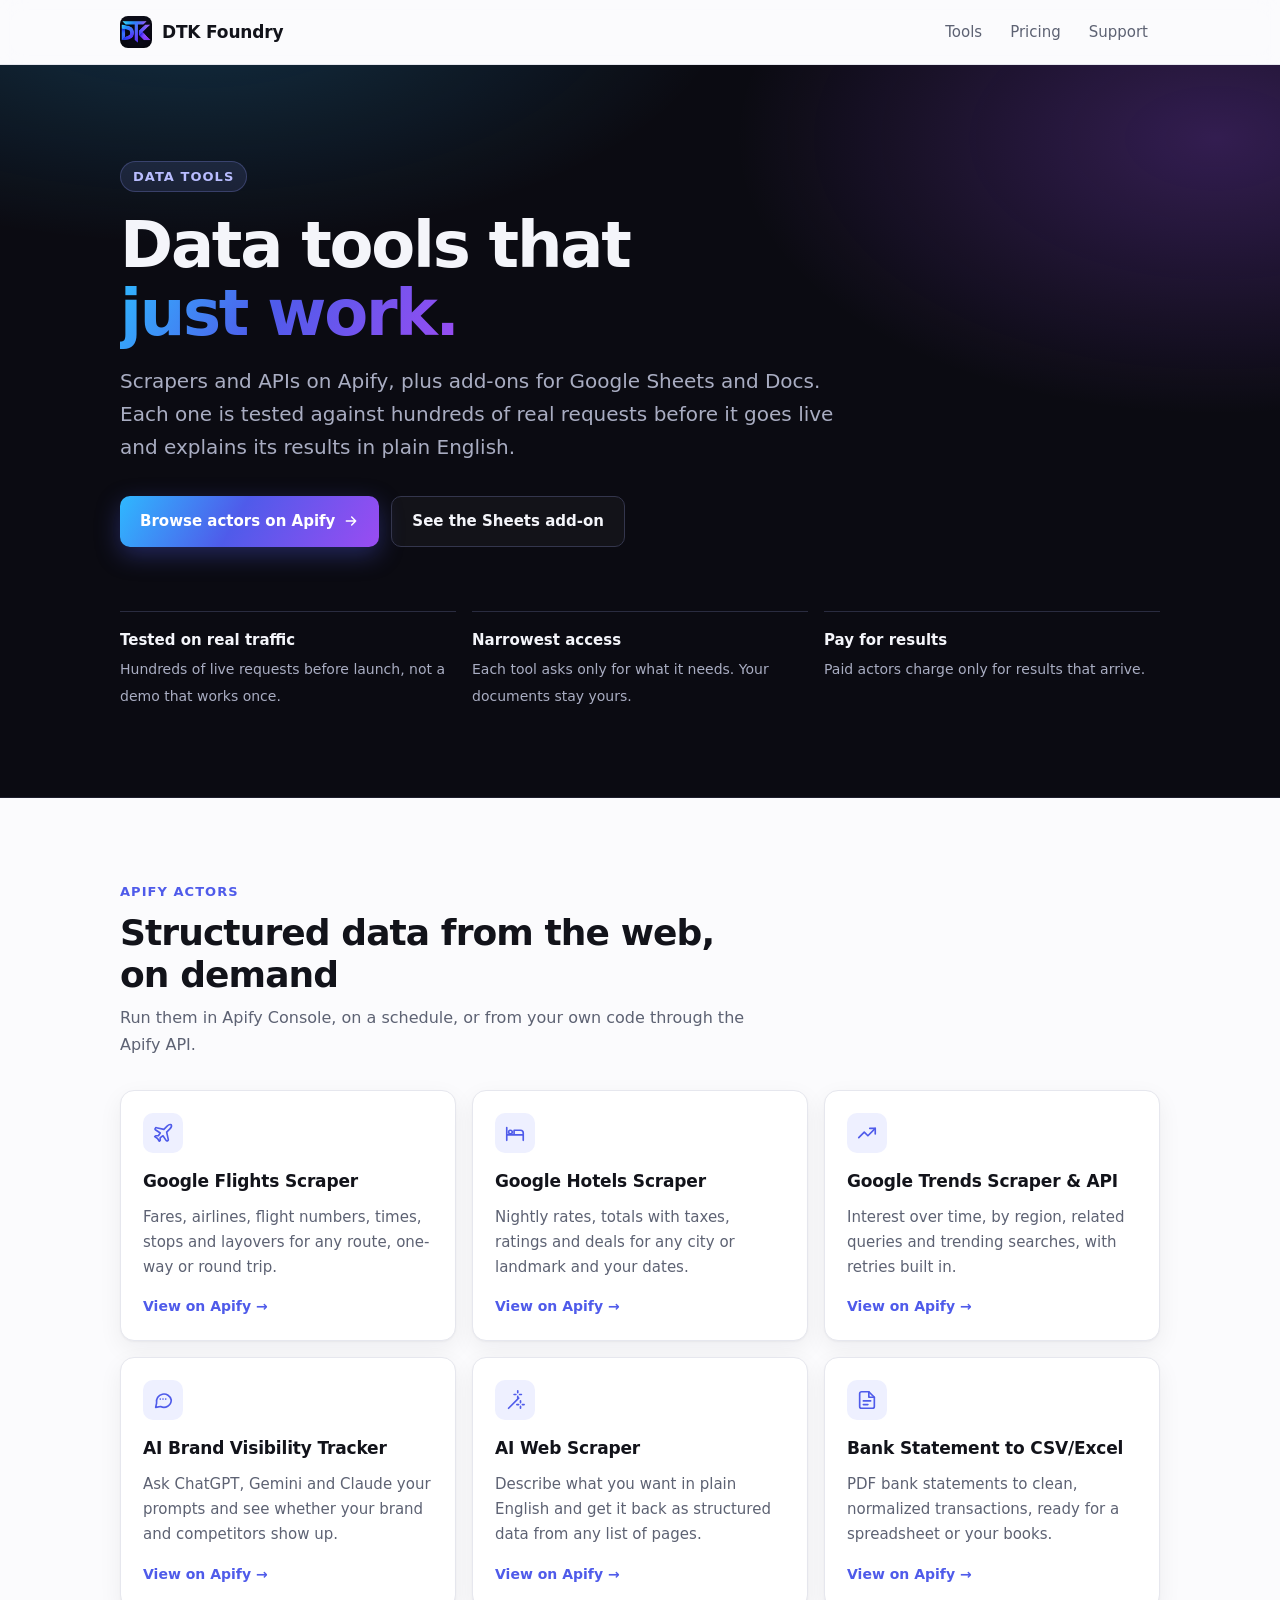
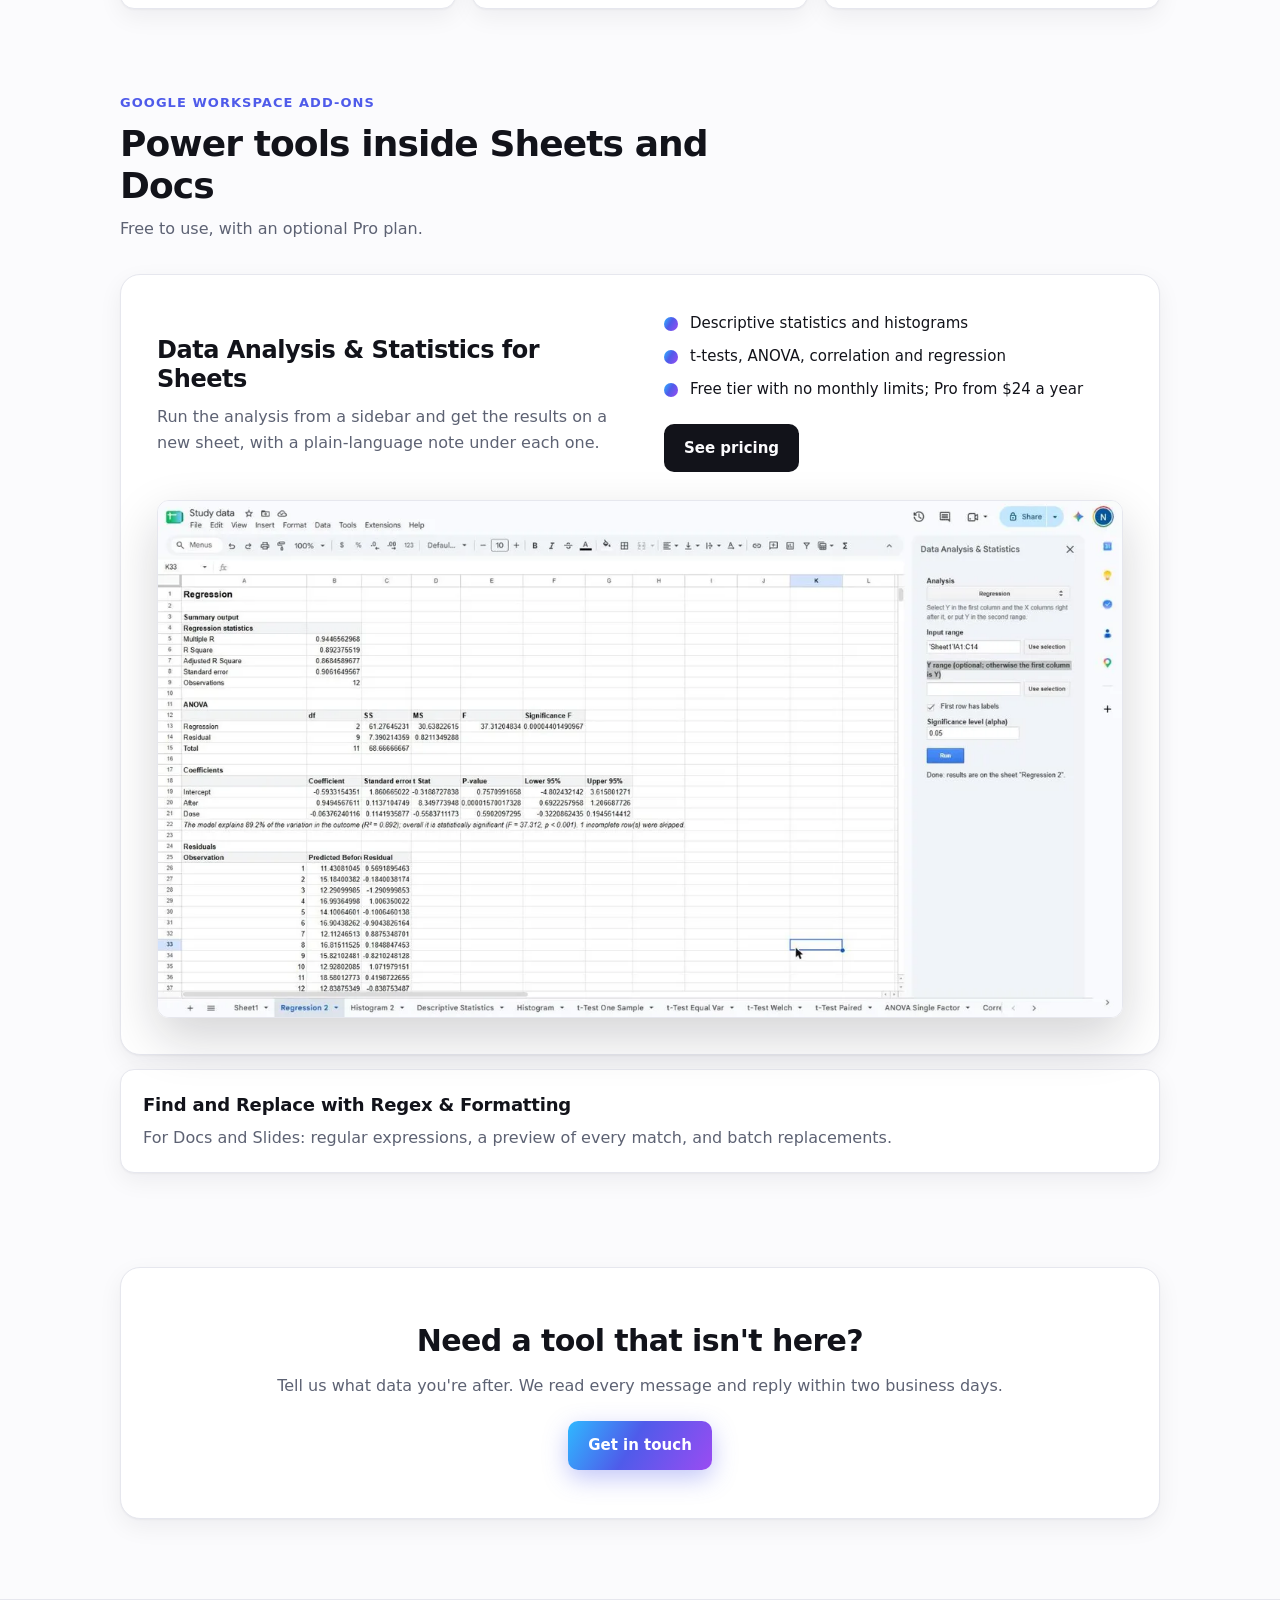
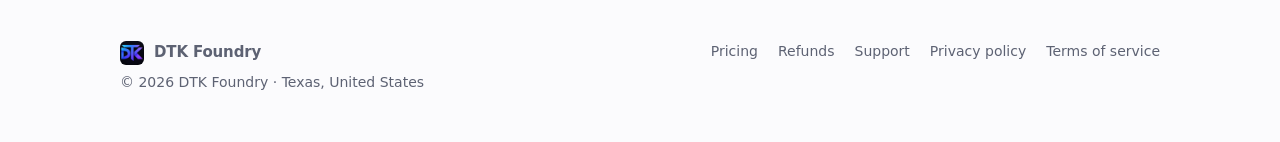
<file: index.html>
<!doctype html>
<html lang="en">
<head>
<meta charset="utf-8">
<meta name="viewport" content="width=device-width, initial-scale=1">
<title>DTK Foundry: dependable data tools for the web and Google Sheets</title>
<meta name="description" content="DTK Foundry builds dependable data tools: Apify actors for Google Flights, Hotels, Trends, AI answer tracking and bank statements, and add-ons for Google Sheets and Docs.">
<meta name="theme-color" content="#0b0b12">
<link rel="canonical" href="https://dtkfoundry.com/">
<link rel="icon" type="image/png" href="favicon-32.png">
<link rel="apple-touch-icon" href="apple-touch-icon.png">
<link rel="stylesheet" href="style.css">
</head>
<body>
<header class="site-header">
  <div class="wrap">
    <a class="brand" href="./"><img src="img/logo-mark.png" alt="" width="32" height="32"><span>DTK Foundry</span></a>
    <nav class="site-nav"><a href="./#tools">Tools</a><a href="pricing.html">Pricing</a><a href="support.html">Support</a></nav>
  </div>
</header>

<section class="hero">
  <div class="wrap">
    <span class="eyebrow">Data tools</span>
    <h1>Data tools that <span class="grad-text">just work.</span></h1>
    <p class="lead">Scrapers and APIs on Apify, plus add-ons for Google Sheets and Docs. Each one is tested against
    hundreds of real requests before it goes live and explains its results in plain English.</p>
    <div class="actions">
      <a class="btn btn-primary" href="https://apify.com/dtkfoundry">Browse actors on Apify
        <svg width="16" height="16" viewBox="0 0 24 24" fill="none" stroke="currentColor" stroke-width="2.2" stroke-linecap="round" stroke-linejoin="round" aria-hidden="true"><path d="M5 12h14M13 6l6 6-6 6"/></svg></a>
      <a class="btn btn-ghost" href="#addons">See the Sheets add-on</a>
    </div>
    <div class="pillars">
      <div class="pillar"><strong>Tested on real traffic</strong><span>Hundreds of live requests before launch, not a demo that works once.</span></div>
      <div class="pillar"><strong>Narrowest access</strong><span>Each tool asks only for what it needs. Your documents stay yours.</span></div>
      <div class="pillar"><strong>Pay for results</strong><span>Paid actors charge only for results that arrive.</span></div>
    </div>
  </div>
</section>

<main>
  <section class="section" id="tools">
    <div class="wrap">
      <div class="section-head">
        <span class="kicker">Apify actors</span>
        <h2>Structured data from the web, on demand</h2>
        <p>Run them in Apify Console, on a schedule, or from your own code through the Apify API.</p>
      </div>
      <div class="grid">
        <a class="tile" href="https://apify.com/dtkfoundry/google-flights-prices">
          <span class="icon"><svg viewBox="0 0 24 24" fill="none" stroke="currentColor" stroke-width="1.8" stroke-linecap="round" stroke-linejoin="round" aria-hidden="true"><path d="M17.8 19.2 16 11l3.5-3.5C21 6 21.5 4 21 3c-1-.5-3 0-4.5 1.5L13 8 4.8 6.2c-.5-.1-.9.1-1.1.5l-.3.5c-.2.5-.1 1 .3 1.3L9 12l-2 3H4l-1 1 3 2 2 3 1-1v-3l3-2 3.5 5.3c.3.4.8.5 1.3.3l.5-.2c.4-.3.6-.7.5-1.2z"/></svg></span>
          <h3>Google Flights Scraper</h3>
          <p>Fares, airlines, flight numbers, times, stops and layovers for any route, one-way or round trip.</p>
          <span class="more">View on Apify →</span>
        </a>
        <a class="tile" href="https://apify.com/dtkfoundry/google-hotels-prices">
          <span class="icon"><svg viewBox="0 0 24 24" fill="none" stroke="currentColor" stroke-width="1.8" stroke-linecap="round" stroke-linejoin="round" aria-hidden="true"><path d="M3 20V6M3 14h18v6M21 14v-2a3 3 0 0 0-3-3h-7v5"/><circle cx="7" cy="11" r="2"/></svg></span>
          <h3>Google Hotels Scraper</h3>
          <p>Nightly rates, totals with taxes, ratings and deals for any city or landmark and your dates.</p>
          <span class="more">View on Apify →</span>
        </a>
        <a class="tile" href="https://apify.com/dtkfoundry/google-trends-api">
          <span class="icon"><svg viewBox="0 0 24 24" fill="none" stroke="currentColor" stroke-width="1.8" stroke-linecap="round" stroke-linejoin="round" aria-hidden="true"><path d="M3 17l6-6 4 4 8-8"/><path d="M15 7h6v6"/></svg></span>
          <h3>Google Trends Scraper &amp; API</h3>
          <p>Interest over time, by region, related queries and trending searches, with retries built in.</p>
          <span class="more">View on Apify →</span>
        </a>
        <a class="tile" href="https://apify.com/dtkfoundry/ai-answer-engine-tracker">
          <span class="icon"><svg viewBox="0 0 24 24" fill="none" stroke="currentColor" stroke-width="1.8" stroke-linecap="round" stroke-linejoin="round" aria-hidden="true"><path d="M21 12a8 8 0 0 1-11.6 7.1L4 20l1-4.6A8 8 0 1 1 21 12z"/><path d="M9 11h.01M12 11h.01M15 11h.01"/></svg></span>
          <h3>AI Brand Visibility Tracker</h3>
          <p>Ask ChatGPT, Gemini and Claude your prompts and see whether your brand and competitors show up.</p>
          <span class="more">View on Apify →</span>
        </a>
        <a class="tile" href="https://apify.com/dtkfoundry/ai-page-extractor">
          <span class="icon"><svg viewBox="0 0 24 24" fill="none" stroke="currentColor" stroke-width="1.8" stroke-linecap="round" stroke-linejoin="round" aria-hidden="true"><path d="M15 4V2M15 10V8M11 6h2M17 6h2M5 21l11-11M18 13v2M18 19v2M16 17h-2M22 17h-2"/></svg></span>
          <h3>AI Web Scraper</h3>
          <p>Describe what you want in plain English and get it back as structured data from any list of pages.</p>
          <span class="more">View on Apify →</span>
        </a>
        <a class="tile" href="https://apify.com/dtkfoundry/bank-statement-converter">
          <span class="icon"><svg viewBox="0 0 24 24" fill="none" stroke="currentColor" stroke-width="1.8" stroke-linecap="round" stroke-linejoin="round" aria-hidden="true"><path d="M14 3H6a2 2 0 0 0-2 2v14a2 2 0 0 0 2 2h12a2 2 0 0 0 2-2V9z"/><path d="M14 3v6h6M8 13h8M8 17h5"/></svg></span>
          <h3>Bank Statement to CSV/Excel</h3>
          <p>PDF bank statements to clean, normalized transactions, ready for a spreadsheet or your books.</p>
          <span class="more">View on Apify →</span>
        </a>
      </div>
    </div>
  </section>

  <section class="section" id="addons">
    <div class="wrap">
      <div class="section-head">
        <span class="kicker">Google Workspace add-ons</span>
        <h2>Power tools inside Sheets and Docs</h2>
        <p>Free to use, with an optional Pro plan.</p>
      </div>
      <div class="feature">
        <div>
          <h3>Data Analysis &amp; Statistics for Sheets</h3>
          <p>Run the analysis from a sidebar and get the results on a new sheet, with a plain-language note under
          each one.</p>
        </div>
        <div>
          <ul>
            <li>Descriptive statistics and histograms</li>
            <li>t-tests, ANOVA, correlation and regression</li>
            <li>Free tier with no monthly limits; Pro from $24 a year</li>
          </ul>
          <div class="actions">
            <a class="btn btn-solid" href="pricing.html">See pricing</a>
          </div>
        </div>
        <div class="shot"><img src="img/stats-regression.webp" width="1280" height="684" loading="lazy"
          alt="Regression results in Google Sheets with the Data Analysis & Statistics sidebar open"></div>
      </div>
      <div class="mini card">
        <div>
          <h3>Find and Replace with Regex &amp; Formatting</h3>
          <p>For Docs and Slides: regular expressions, a preview of every match, and batch replacements.</p>
        </div>
      </div>
    </div>
  </section>

  <section class="section">
    <div class="wrap">
      <div class="cta">
        <h2>Need a tool that isn't here?</h2>
        <p>Tell us what data you're after. We read every message and reply within two business days.</p>
        <a class="btn btn-primary" href="support.html">Get in touch</a>
      </div>
    </div>
  </section>
</main>

<footer class="site-footer">
  <div class="wrap">
    <div>
      <a class="brand" href="./"><img src="img/logo-mark.png" alt="" width="24" height="24">DTK Foundry</a>
      <div>© 2026 DTK Foundry · Texas, United States</div>
    </div>
    <nav><a href="pricing.html">Pricing</a><a href="refunds.html">Refunds</a><a href="support.html">Support</a><a href="privacy.html">Privacy policy</a><a href="terms.html">Terms of service</a></nav>
  </div>
</footer>
</body>
</html>
</file>
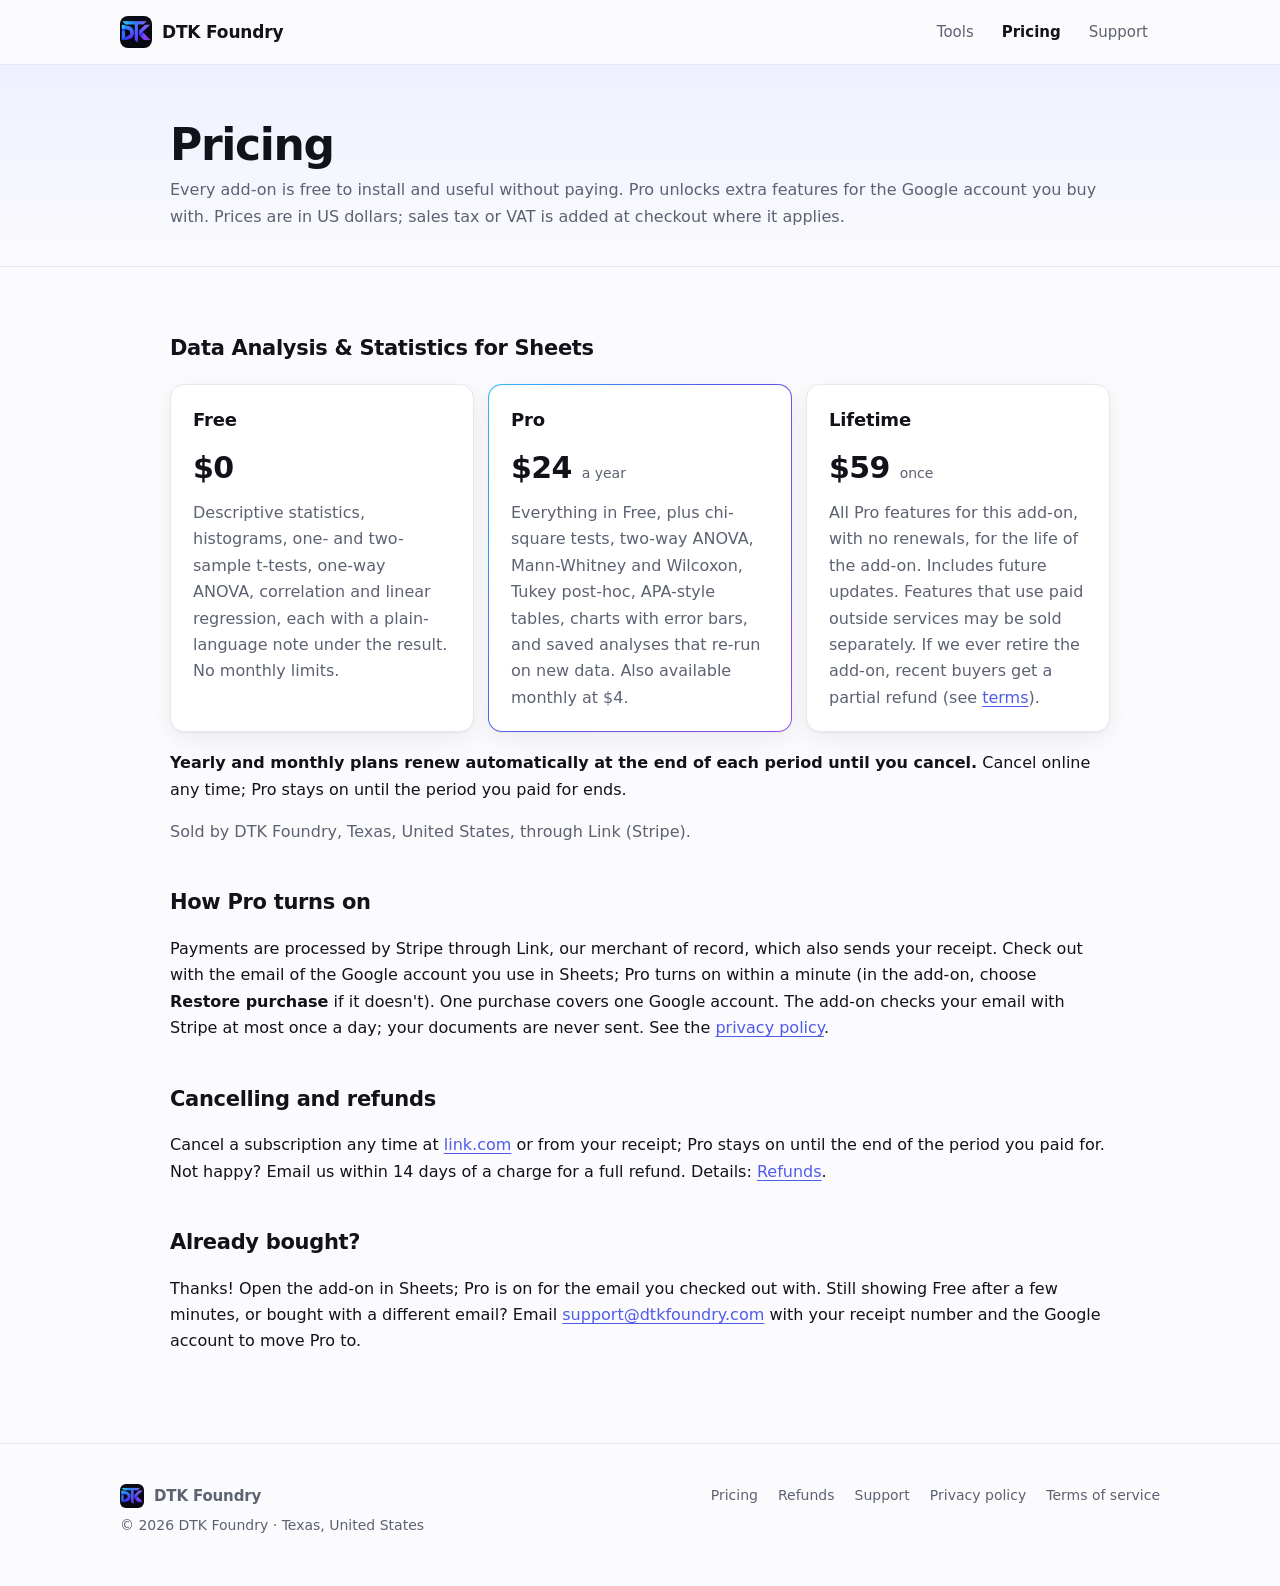
<file: pricing.html>
<!doctype html>
<html lang="en">
<head>
<meta charset="utf-8">
<meta name="viewport" content="width=device-width, initial-scale=1">
<title>Pricing | DTK Foundry</title>
<meta name="description" content="Pricing for DTK Foundry add-ons for Google Sheets and Docs: a free tier, a Pro plan billed yearly or monthly, and a one-time lifetime purchase.">
<link rel="canonical" href="https://dtkfoundry.com/pricing.html">
<meta name="theme-color" content="#0b0b12">
<link rel="icon" type="image/png" href="favicon-32.png">
<link rel="apple-touch-icon" href="apple-touch-icon.png">
<link rel="stylesheet" href="style.css">
</head>
<body>
<header class="site-header">
  <div class="wrap">
    <a class="brand" href="./"><img src="img/logo-mark.png" alt="" width="32" height="32"><span>DTK Foundry</span></a>
    <nav class="site-nav"><a href="./#tools">Tools</a><a href="pricing.html" aria-current="page">Pricing</a><a href="support.html">Support</a></nav>
  </div>
</header>
<section class="page-head wide">
  <div class="wrap">
    <h1>Pricing</h1>
    <p>Every add-on is free to install and useful without paying. Pro unlocks extra features for the
  Google account you buy with. Prices are in US dollars; sales tax or VAT is added at checkout where it applies.</p>
  </div>
</section>
<main class="prose wide">

  <h2>Data Analysis &amp; Statistics for Sheets</h2>
  <div class="plans">
  <div class="card">
    <h3>Free</h3>
    <div class="price">$0</div>
    <p>Descriptive statistics, histograms, one- and two-sample t-tests, one-way ANOVA, correlation and linear
    regression, each with a plain-language note under the result. No monthly limits.</p>
  </div>
  <div class="card featured">
    <h3>Pro</h3>
    <div class="price">$24 <small>a year</small></div>
    <p>Everything in Free, plus chi-square tests, two-way ANOVA, Mann-Whitney and Wilcoxon, Tukey post-hoc,
    APA-style tables, charts with error bars, and saved analyses that re-run on new data.
    Also available monthly at $4.</p>
  </div>
  <div class="card">
    <h3>Lifetime</h3>
    <div class="price">$59 <small>once</small></div>
    <p>All Pro features for this add-on, with no renewals, for the life of the add-on. Includes future updates.
    Features that use paid outside services may be sold separately. If we ever retire the add-on, recent buyers get a
    partial refund (see <a href="terms.html#lifetime">terms</a>).</p>
  </div>
  </div>
  <p><strong>Yearly and monthly plans renew automatically at the end of each period until you cancel.</strong>
  Cancel online any time; Pro stays on until the period you paid for ends.</p>
  <p class="muted">Sold by DTK
  Foundry, Texas, United States, through Link (Stripe).</p>

  <h2>How Pro turns on</h2>
  <p>Payments are processed by Stripe through Link, our merchant of record, which also sends your receipt. Check out
  with the email of the Google account you use in Sheets; Pro turns on within a minute (in the add-on, choose
  <strong>Restore purchase</strong> if it doesn't). One purchase covers one Google account. The add-on checks your
  email with Stripe at most once a day; your documents are never sent. See the
  <a href="privacy.html">privacy policy</a>.</p>

  <h2>Cancelling and refunds</h2>
  <p>Cancel a subscription any time at <a href="https://link.com">link.com</a> or from your receipt; Pro stays on until the end of the period you paid
  for. Not happy? Email us within 14 days of a charge for a full refund. Details: <a href="refunds.html">Refunds</a>.</p>

  <h2 id="thanks">Already bought?</h2>
  <p>Thanks! Open the add-on in Sheets; Pro is on for the email you checked out with. Still showing Free after a few
  minutes, or bought with a different email? Email
  <a href="mailto:support@dtkfoundry.com?subject=Pro%20not%20on">support@dtkfoundry.com</a> with your receipt number
  and the Google account to move Pro to.</p>
</main>
<footer class="site-footer">
  <div class="wrap">
    <div>
      <a class="brand" href="./"><img src="img/logo-mark.png" alt="" width="24" height="24">DTK Foundry</a>
      <div>© 2026 DTK Foundry · Texas, United States</div>
    </div>
    <nav><a href="pricing.html">Pricing</a><a href="refunds.html">Refunds</a><a href="support.html">Support</a><a href="privacy.html">Privacy policy</a><a href="terms.html">Terms of service</a></nav>
  </div>
</footer>
</body>
</html>
</file>
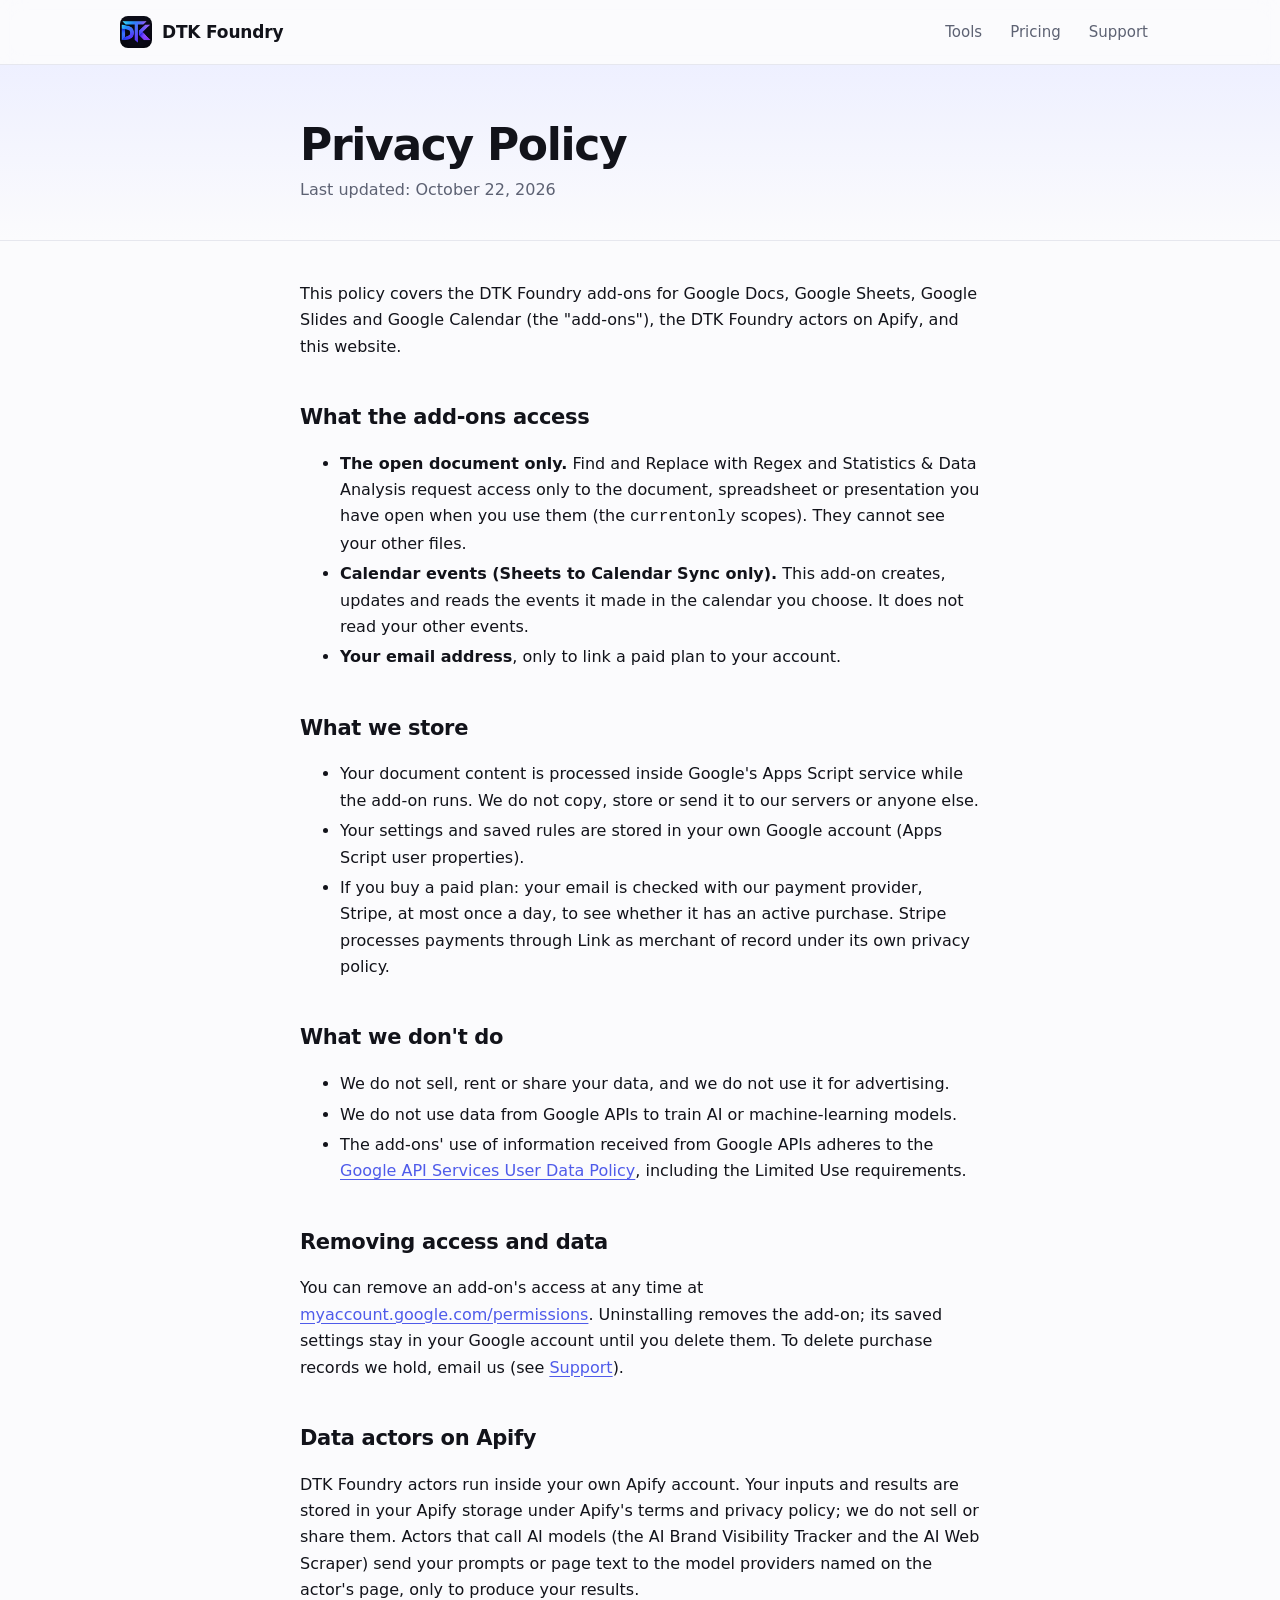
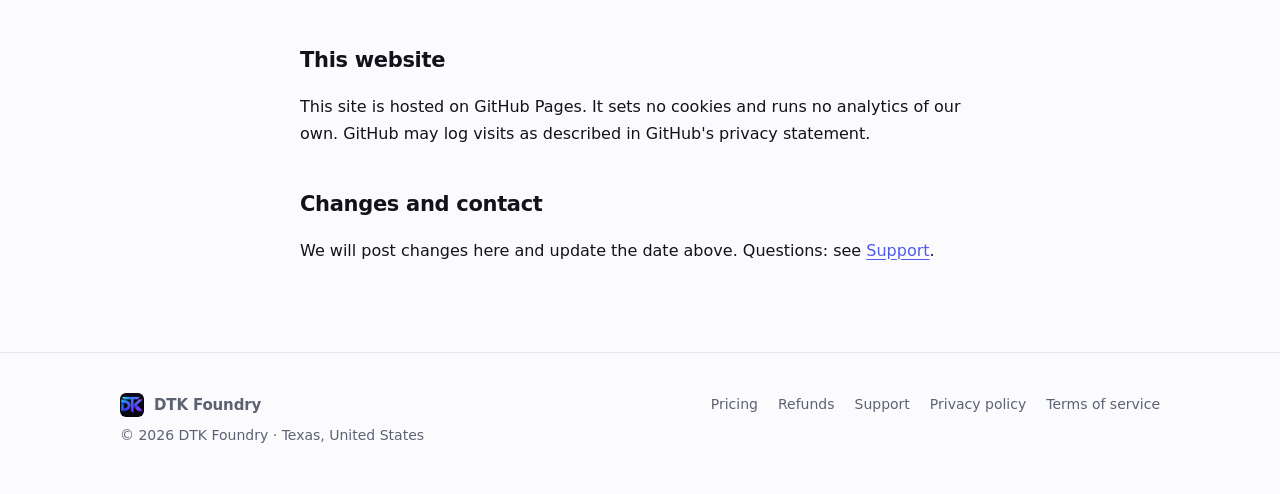
<file: privacy.html>
<!doctype html>
<html lang="en">
<head>
<meta charset="utf-8">
<meta name="viewport" content="width=device-width, initial-scale=1">
<title>Privacy Policy | DTK Foundry</title>
<meta name="description" content="How DTK Foundry data tools, Apify actors and Google Workspace add-ons, handle your data.">
<meta name="theme-color" content="#0b0b12">
<link rel="icon" type="image/png" href="favicon-32.png">
<link rel="apple-touch-icon" href="apple-touch-icon.png">
<link rel="stylesheet" href="style.css">
</head>
<body>
<header class="site-header">
  <div class="wrap">
    <a class="brand" href="./"><img src="img/logo-mark.png" alt="" width="32" height="32"><span>DTK Foundry</span></a>
    <nav class="site-nav"><a href="./#tools">Tools</a><a href="pricing.html">Pricing</a><a href="support.html">Support</a></nav>
  </div>
</header>
<section class="page-head">
  <div class="wrap">
    <h1>Privacy Policy</h1>
    <p>Last updated: October 22, 2026</p>
  </div>
</section>
<main class="prose">

  <p>This policy covers the DTK Foundry add-ons for Google Docs, Google Sheets, Google Slides and Google Calendar (the
  "add-ons"), the DTK Foundry actors on Apify, and this website.</p>

  <h2>What the add-ons access</h2>
  <ul>
    <li><strong>The open document only.</strong> Find and Replace with Regex and Statistics &amp; Data Analysis request
    access only to the document, spreadsheet or presentation you have open when you use them
    (the <code>currentonly</code> scopes). They cannot see your other files.</li>
    <li><strong>Calendar events (Sheets to Calendar Sync only).</strong> This add-on creates, updates and reads the
    events it made in the calendar you choose. It does not read your other events.</li>
    <li><strong>Your email address</strong>, only to link a paid plan to your account.</li>
  </ul>

  <h2>What we store</h2>
  <ul>
    <li>Your document content is processed inside Google's Apps Script service while the add-on runs. We do not copy,
    store or send it to our servers or anyone else.</li>
    <li>Your settings and saved rules are stored in your own Google account (Apps Script user properties).</li>
    <li>If you buy a paid plan: your email is checked with our payment provider, Stripe, at most once a day, to see
    whether it has an active purchase. Stripe processes payments through Link as merchant of record under its own
    privacy policy.</li>
  </ul>

  <h2>What we don't do</h2>
  <ul>
    <li>We do not sell, rent or share your data, and we do not use it for advertising.</li>
    <li>We do not use data from Google APIs to train AI or machine-learning models.</li>
    <li>The add-ons' use of information received from Google APIs adheres to the
    <a href="https://developers.google.com/terms/api-services-user-data-policy">Google API Services User Data
    Policy</a>, including the Limited Use requirements.</li>
  </ul>

  <h2>Removing access and data</h2>
  <p>You can remove an add-on's access at any time at
  <a href="https://myaccount.google.com/permissions">myaccount.google.com/permissions</a>. Uninstalling removes the
  add-on; its saved settings stay in your Google account until you delete them. To delete purchase records we hold,
  email us (see <a href="support.html">Support</a>).</p>

  <h2>Data actors on Apify</h2>
  <p>DTK Foundry actors run inside your own Apify account. Your inputs and results are stored in your Apify storage
  under Apify's terms and privacy policy; we do not sell or share them. Actors that call AI models (the AI Brand
  Visibility Tracker and the AI Web Scraper) send your prompts or page text to the model providers named on the
  actor's page, only to produce your results.</p>

  <h2>This website</h2>
  <p>This site is hosted on GitHub Pages. It sets no cookies and runs no analytics of our own. GitHub may log visits
  as described in GitHub's privacy statement.</p>

  <h2>Changes and contact</h2>
  <p>We will post changes here and update the date above. Questions: see <a href="support.html">Support</a>.</p>
</main>
<footer class="site-footer">
  <div class="wrap">
    <div>
      <a class="brand" href="./"><img src="img/logo-mark.png" alt="" width="24" height="24">DTK Foundry</a>
      <div>© 2026 DTK Foundry · Texas, United States</div>
    </div>
    <nav><a href="pricing.html">Pricing</a><a href="refunds.html">Refunds</a><a href="support.html">Support</a><a href="privacy.html">Privacy policy</a><a href="terms.html">Terms of service</a></nav>
  </div>
</footer>
</body>
</html>
</file>
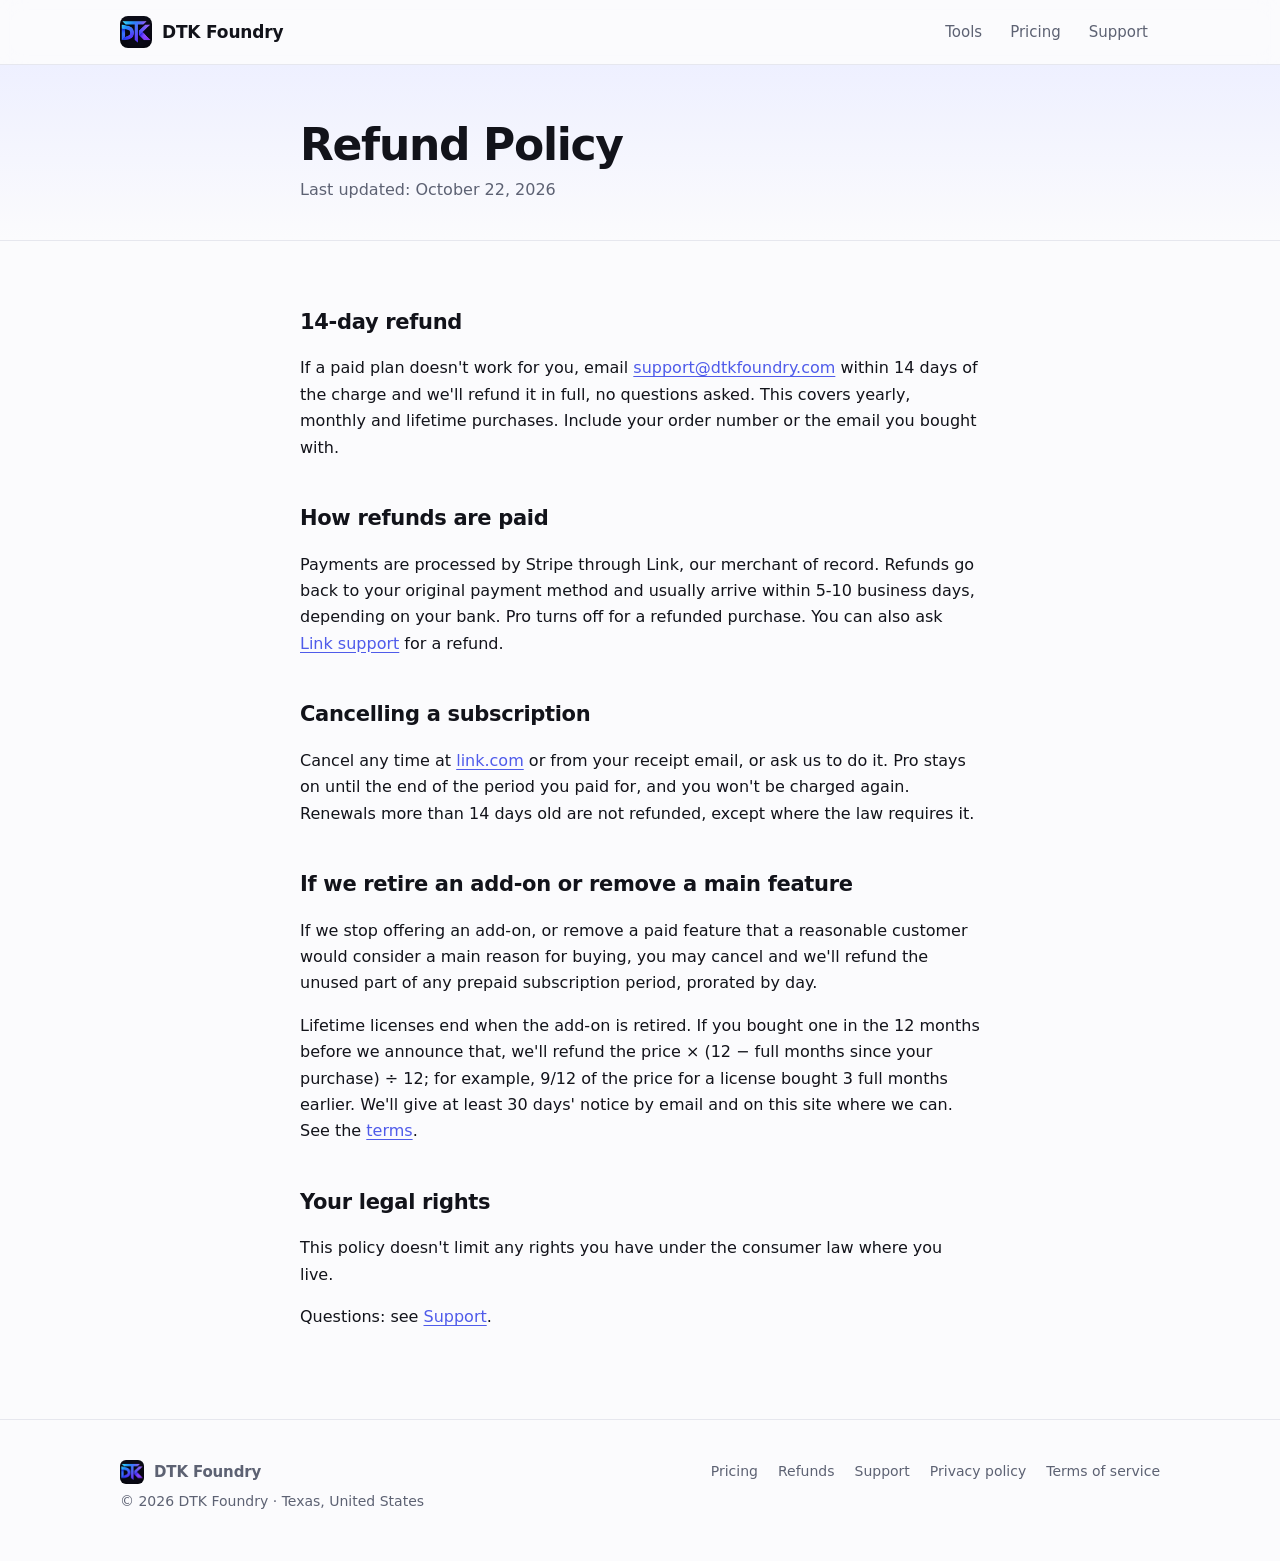
<file: refunds.html>
<!doctype html>
<html lang="en">
<head>
<meta charset="utf-8">
<meta name="viewport" content="width=device-width, initial-scale=1">
<title>Refund Policy | DTK Foundry</title>
<meta name="description" content="Refund and cancellation policy for DTK Foundry paid plans: full refund within 14 days, cancel any time.">
<link rel="canonical" href="https://dtkfoundry.com/refunds.html">
<meta name="theme-color" content="#0b0b12">
<link rel="icon" type="image/png" href="favicon-32.png">
<link rel="apple-touch-icon" href="apple-touch-icon.png">
<link rel="stylesheet" href="style.css">
</head>
<body>
<header class="site-header">
  <div class="wrap">
    <a class="brand" href="./"><img src="img/logo-mark.png" alt="" width="32" height="32"><span>DTK Foundry</span></a>
    <nav class="site-nav"><a href="./#tools">Tools</a><a href="pricing.html">Pricing</a><a href="support.html">Support</a></nav>
  </div>
</header>
<section class="page-head">
  <div class="wrap">
    <h1>Refund Policy</h1>
    <p>Last updated: October 22, 2026</p>
  </div>
</section>
<main class="prose">

  <h2>14-day refund</h2>
  <p>If a paid plan doesn't work for you, email
  <a href="mailto:support@dtkfoundry.com?subject=Refund%20request">support@dtkfoundry.com</a> within 14 days of the
  charge and we'll refund it in full, no questions asked. This covers yearly, monthly and lifetime purchases. Include
  your order number or the email you bought with.</p>

  <h2>How refunds are paid</h2>
  <p>Payments are processed by Stripe through Link, our merchant of record. Refunds go back to your original payment
  method and usually arrive within 5-10 business days, depending on your bank. Pro turns off for a refunded
  purchase. You can also ask <a href="https://support.link.com">Link support</a> for a refund.</p>

  <h2>Cancelling a subscription</h2>
  <p>Cancel any time at <a href="https://link.com">link.com</a> or from your receipt email, or ask us to do it. Pro stays on until the end of the period
  you paid for, and you won't be charged again. Renewals more than 14 days old are not refunded, except where the law
  requires it.</p>

  <h2>If we retire an add-on or remove a main feature</h2>
  <p>If we stop offering an add-on, or remove a paid feature that a reasonable customer would consider a main reason
  for buying, you may cancel and we'll refund the unused part of any prepaid subscription period, prorated by day.</p>
  <p>Lifetime licenses end when the add-on is retired. If you bought one in the 12 months before we announce that,
  we'll refund the price × (12 − full months since your purchase) ÷ 12; for example, 9/12 of the price for a license
  bought 3 full months earlier. We'll give at least 30 days' notice by email and on this site where we can. See the
  <a href="terms.html#lifetime">terms</a>.</p>

  <h2>Your legal rights</h2>
  <p>This policy doesn't limit any rights you have under the consumer law where you live.</p>

  <p>Questions: see <a href="support.html">Support</a>.</p>
</main>
<footer class="site-footer">
  <div class="wrap">
    <div>
      <a class="brand" href="./"><img src="img/logo-mark.png" alt="" width="24" height="24">DTK Foundry</a>
      <div>© 2026 DTK Foundry · Texas, United States</div>
    </div>
    <nav><a href="pricing.html">Pricing</a><a href="refunds.html">Refunds</a><a href="support.html">Support</a><a href="privacy.html">Privacy policy</a><a href="terms.html">Terms of service</a></nav>
  </div>
</footer>
</body>
</html>
</file>
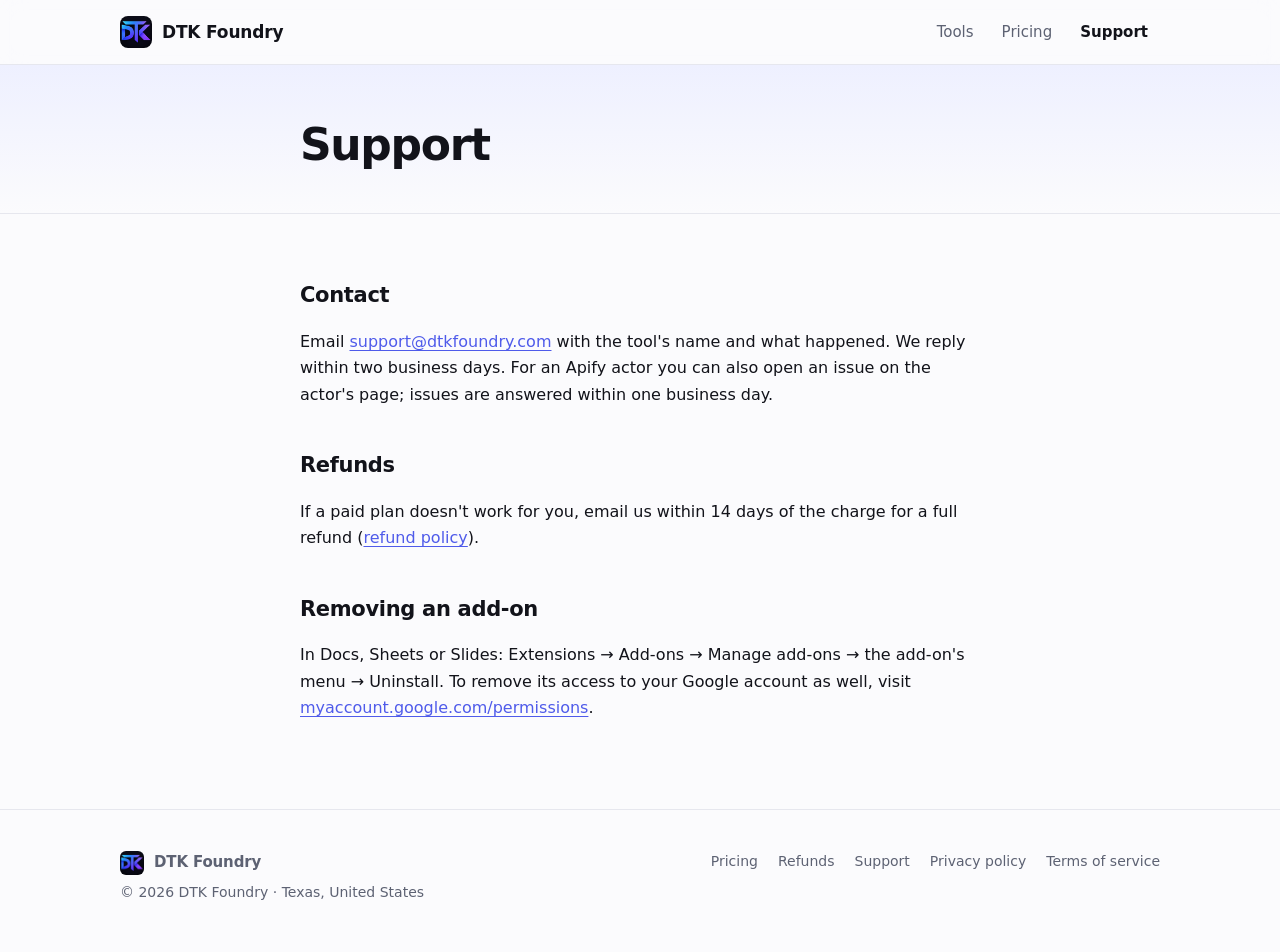
<file: support.html>
<!doctype html>
<html lang="en">
<head>
<meta charset="utf-8">
<meta name="viewport" content="width=device-width, initial-scale=1">
<title>Support | DTK Foundry</title>
<meta name="description" content="Help, contact and refunds for DTK Foundry data tools: Apify actors and add-ons for Google Sheets and Docs.">
<meta name="theme-color" content="#0b0b12">
<link rel="icon" type="image/png" href="favicon-32.png">
<link rel="apple-touch-icon" href="apple-touch-icon.png">
<link rel="stylesheet" href="style.css">
</head>
<body>
<header class="site-header">
  <div class="wrap">
    <a class="brand" href="./"><img src="img/logo-mark.png" alt="" width="32" height="32"><span>DTK Foundry</span></a>
    <nav class="site-nav"><a href="./#tools">Tools</a><a href="pricing.html">Pricing</a><a href="support.html" aria-current="page">Support</a></nav>
  </div>
</header>
<section class="page-head">
  <div class="wrap">
    <h1>Support</h1>
  </div>
</section>
<main class="prose">

  <h2>Contact</h2>
  <p>Email <a href="mailto:support@dtkfoundry.com?subject=DTK%20Foundry%20support">support@dtkfoundry.com</a> with the
  tool's name and what happened. We reply within two business days. For an Apify actor you can also open an issue
  on the actor's page; issues are answered within one business day.</p>

  <h2>Refunds</h2>
  <p>If a paid plan doesn't work for you, email us within 14 days of the charge for a full refund
  (<a href="refunds.html">refund policy</a>).</p>

  <h2>Removing an add-on</h2>
  <p>In Docs, Sheets or Slides: Extensions → Add-ons → Manage add-ons → the add-on's menu → Uninstall. To remove its
  access to your Google account as well, visit
  <a href="https://myaccount.google.com/permissions">myaccount.google.com/permissions</a>.</p>
</main>
<footer class="site-footer">
  <div class="wrap">
    <div>
      <a class="brand" href="./"><img src="img/logo-mark.png" alt="" width="24" height="24">DTK Foundry</a>
      <div>© 2026 DTK Foundry · Texas, United States</div>
    </div>
    <nav><a href="pricing.html">Pricing</a><a href="refunds.html">Refunds</a><a href="support.html">Support</a><a href="privacy.html">Privacy policy</a><a href="terms.html">Terms of service</a></nav>
  </div>
</footer>
</body>
</html>
</file>
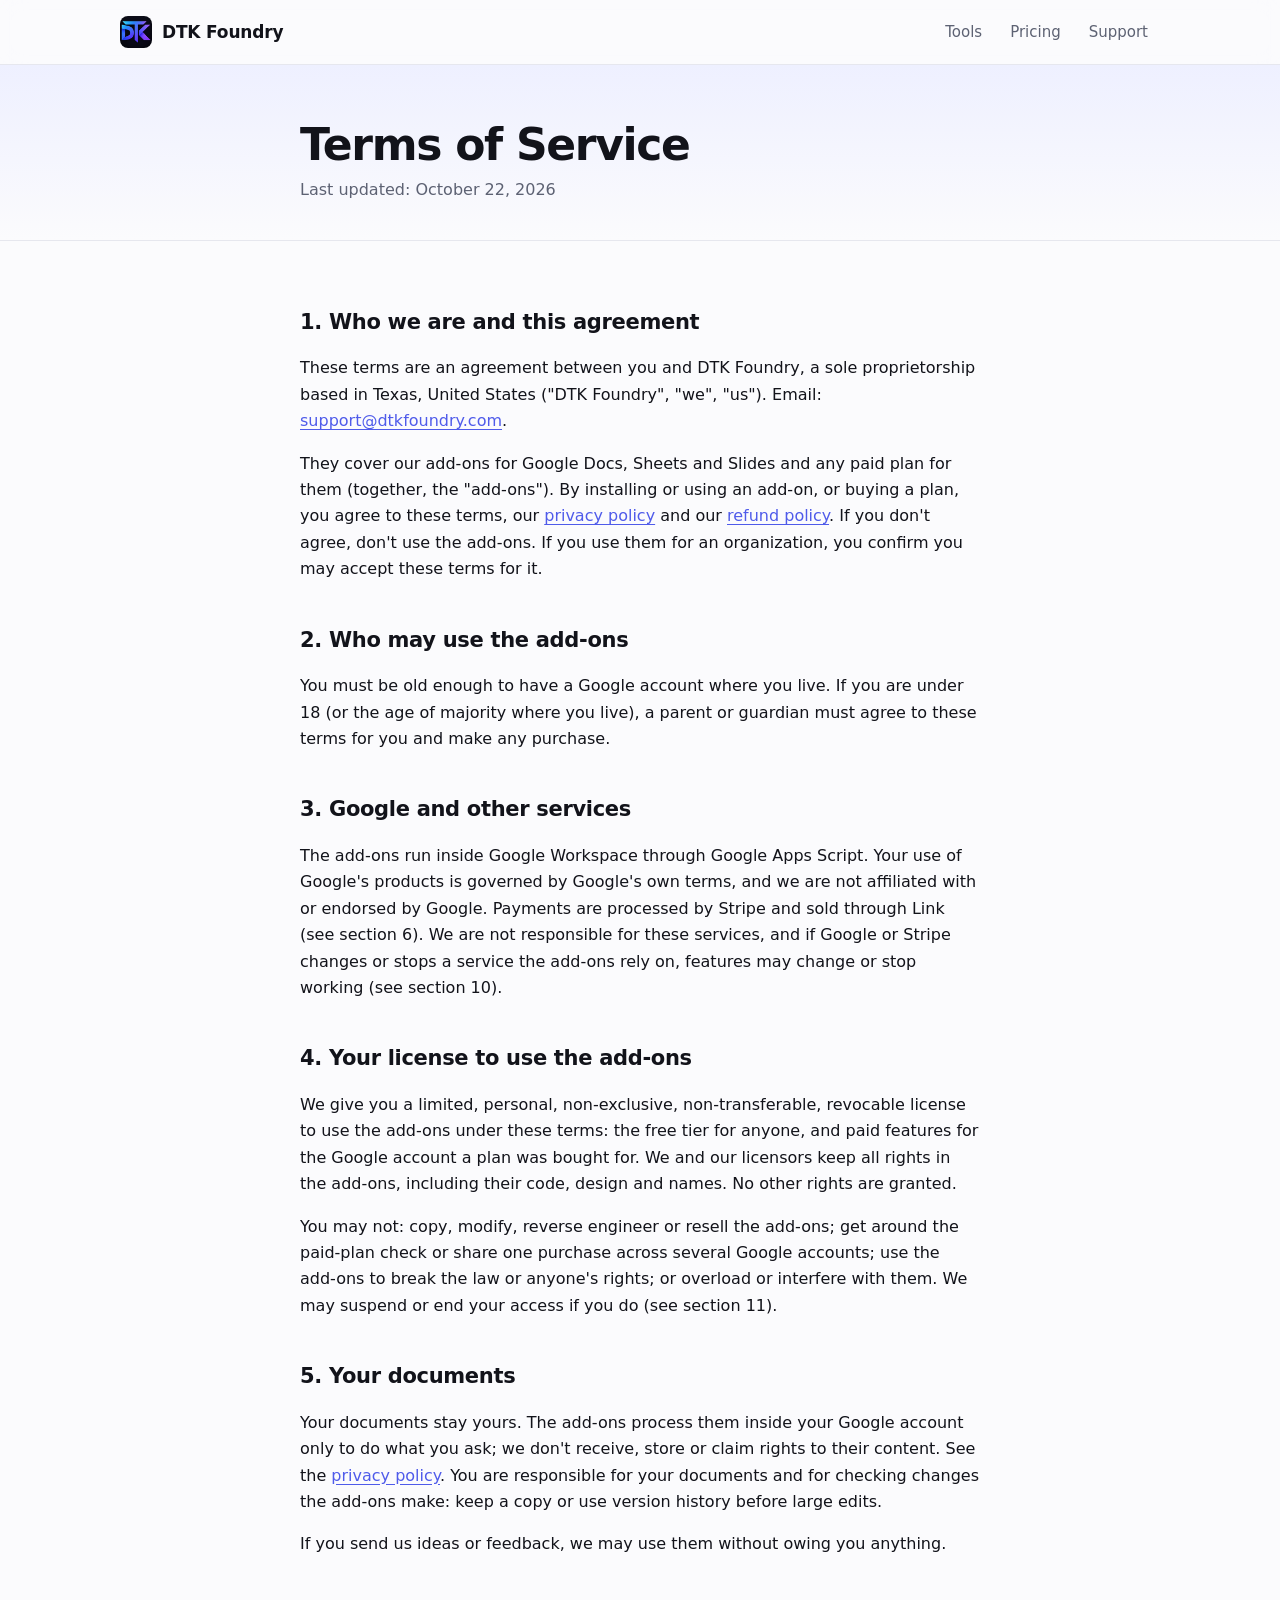
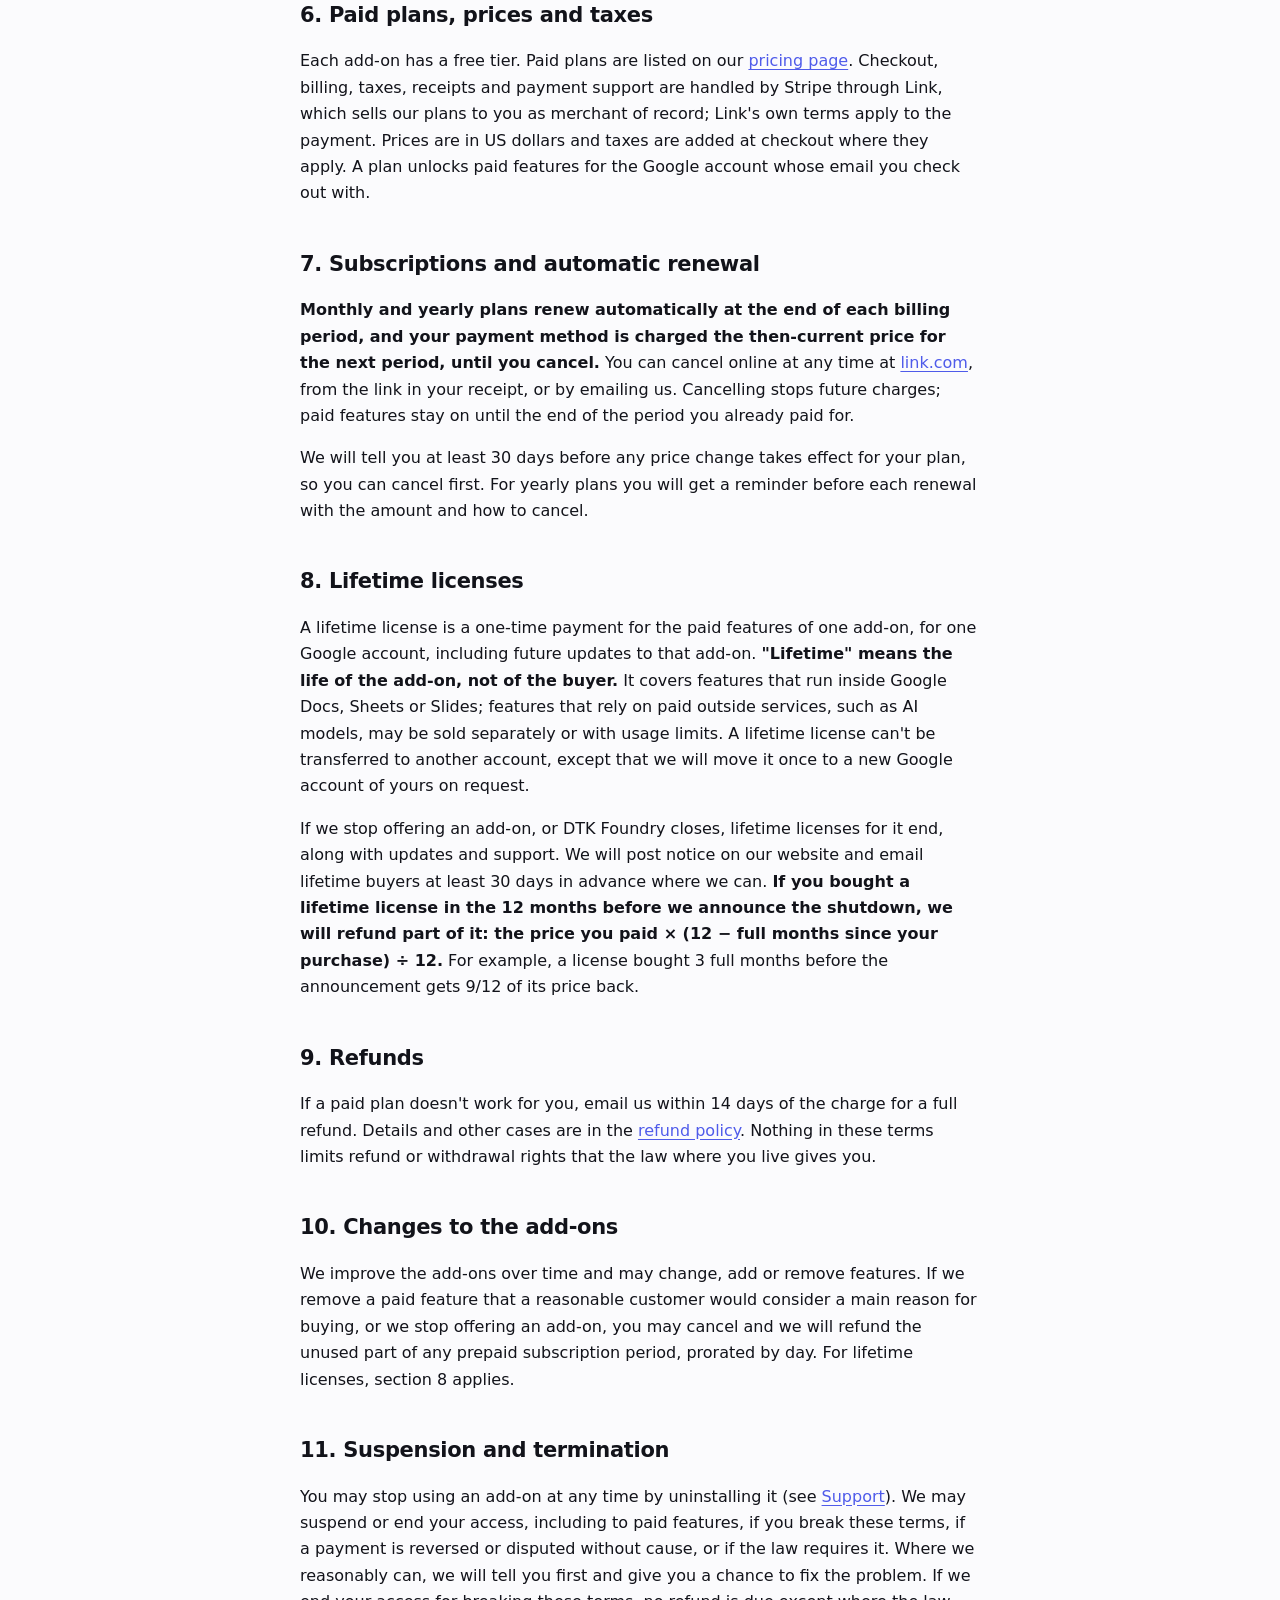
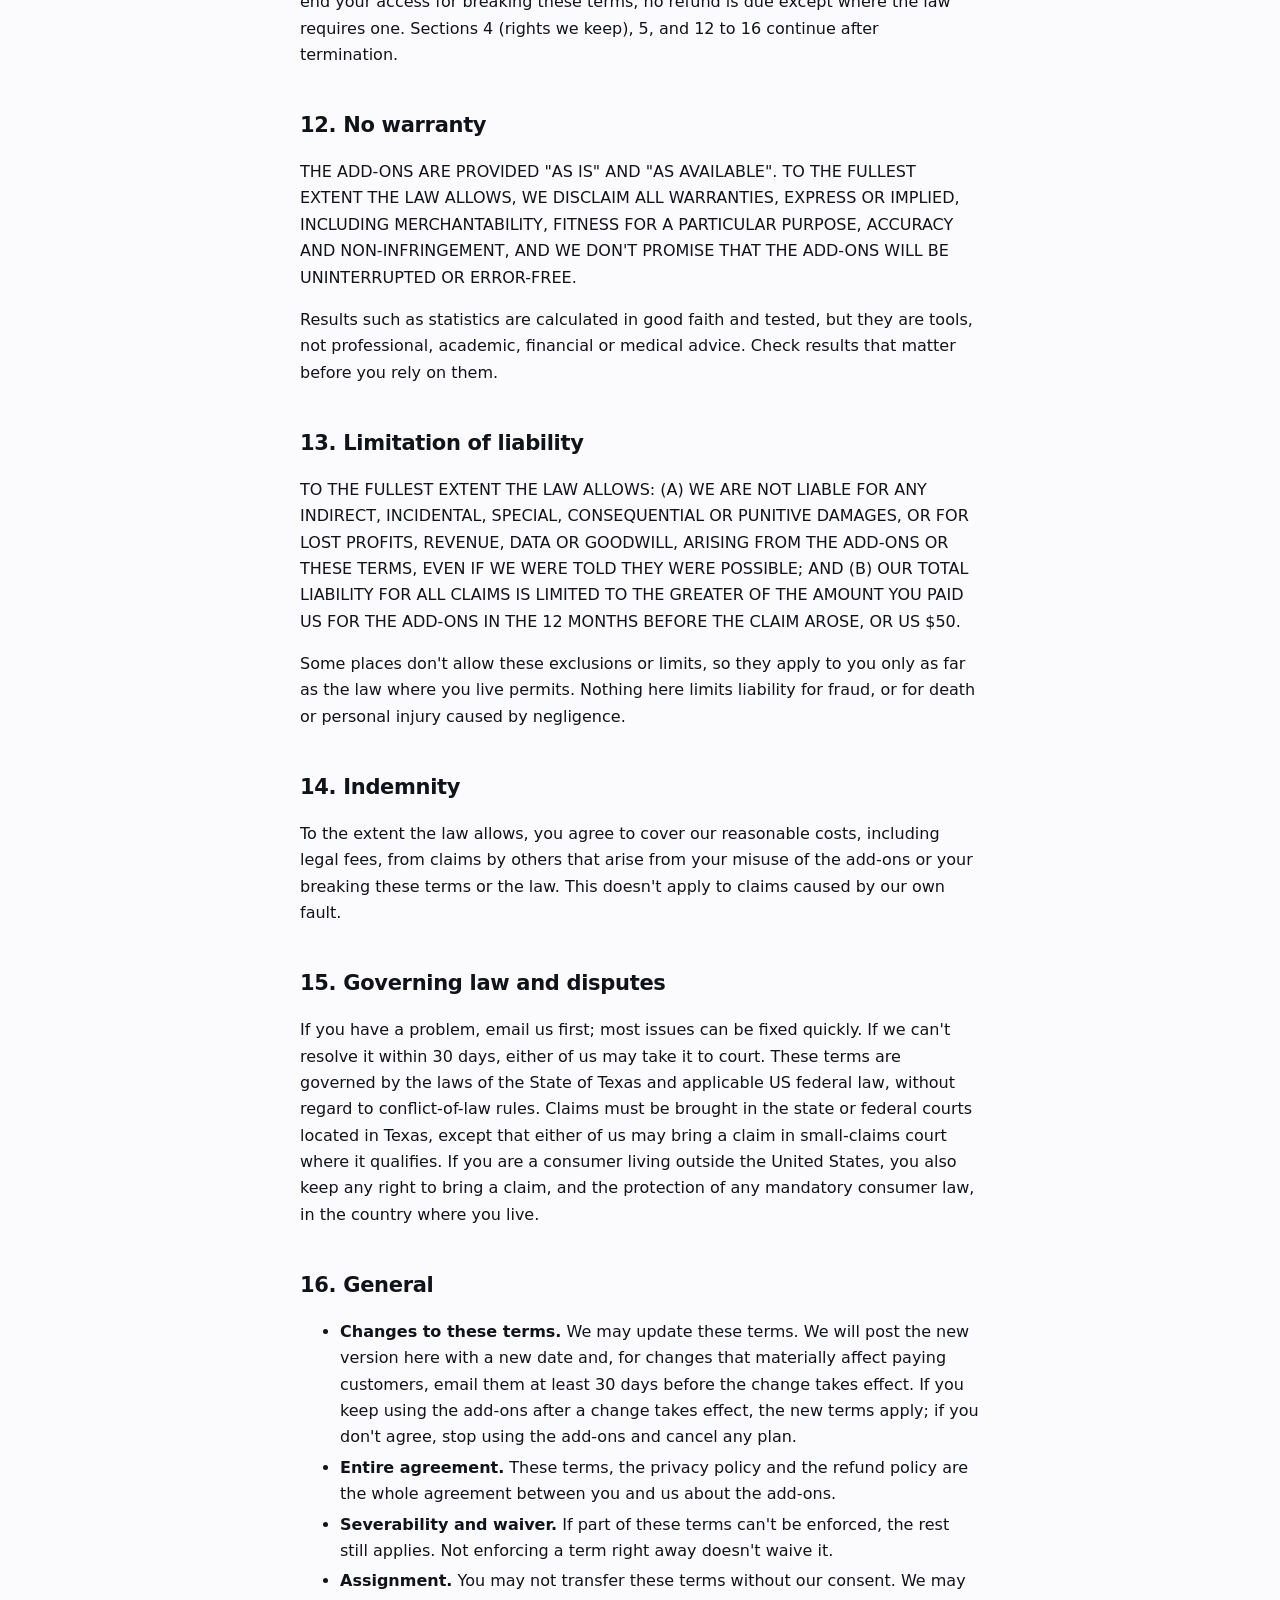
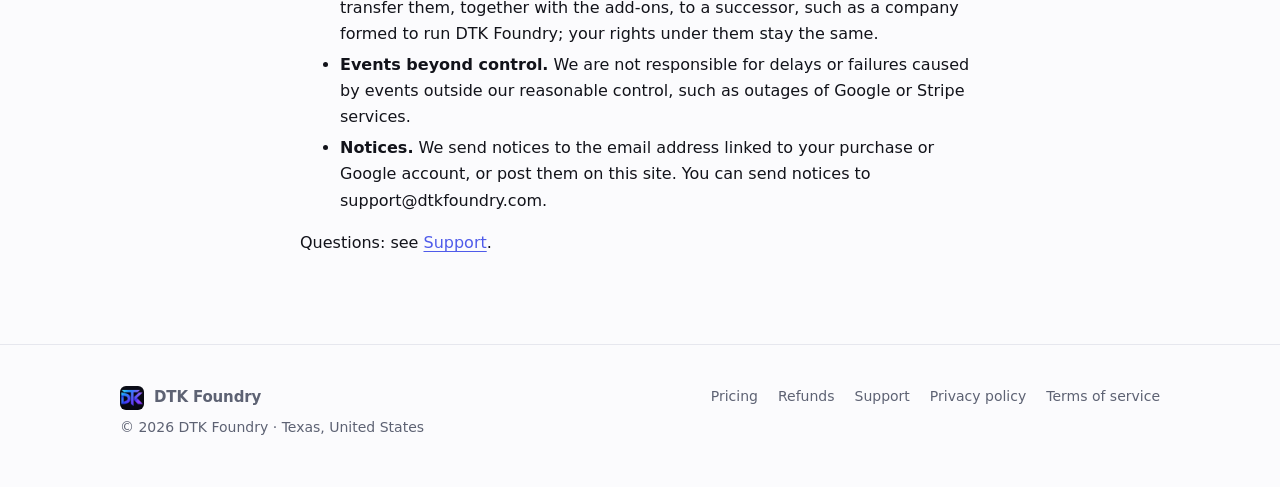
<file: terms.html>
<!doctype html>
<html lang="en">
<head>
<meta charset="utf-8">
<meta name="viewport" content="width=device-width, initial-scale=1">
<title>Terms of Service | DTK Foundry</title>
<meta name="description" content="Terms of service for DTK Foundry add-ons for Google Docs, Sheets and Slides: plans, renewals, lifetime licenses, refunds and liability.">
<link rel="canonical" href="https://dtkfoundry.com/terms.html">
<meta name="theme-color" content="#0b0b12">
<link rel="icon" type="image/png" href="favicon-32.png">
<link rel="apple-touch-icon" href="apple-touch-icon.png">
<link rel="stylesheet" href="style.css">
</head>
<body>
<header class="site-header">
  <div class="wrap">
    <a class="brand" href="./"><img src="img/logo-mark.png" alt="" width="32" height="32"><span>DTK Foundry</span></a>
    <nav class="site-nav"><a href="./#tools">Tools</a><a href="pricing.html">Pricing</a><a href="support.html">Support</a></nav>
  </div>
</header>
<section class="page-head">
  <div class="wrap">
    <h1>Terms of Service</h1>
    <p>Last updated: October 22, 2026</p>
  </div>
</section>
<main class="prose">

  <h2>1. Who we are and this agreement</h2>
  <p>These terms are an agreement between you and DTK Foundry, a sole proprietorship based in Texas, United States
  ("DTK Foundry", "we", "us"). Email:
  <a href="mailto:support@dtkfoundry.com">support@dtkfoundry.com</a>.</p>
  <p>They cover our add-ons for Google Docs, Sheets and Slides and any paid plan for them (together, the "add-ons").
  By installing or using an add-on, or buying a plan, you agree to these terms, our
  <a href="privacy.html">privacy policy</a> and our <a href="refunds.html">refund policy</a>. If you don't agree,
  don't use the add-ons. If you use them for an organization, you confirm you may accept these terms for it.</p>

  <h2>2. Who may use the add-ons</h2>
  <p>You must be old enough to have a Google account where you live. If you are under 18 (or the age of majority
  where you live), a parent or guardian must agree to these terms for you and make any purchase.</p>

  <h2>3. Google and other services</h2>
  <p>The add-ons run inside Google Workspace through Google Apps Script. Your use of Google's products is governed by
  Google's own terms, and we are not affiliated with or endorsed by Google. Payments are processed by Stripe and sold
  through Link (see section 6). We are not responsible for these services, and if Google or Stripe changes or stops a
  service the add-ons rely on, features may change or stop working (see section 10).</p>

  <h2>4. Your license to use the add-ons</h2>
  <p>We give you a limited, personal, non-exclusive, non-transferable, revocable license to use the add-ons under
  these terms: the free tier for anyone, and paid features for the Google account a plan was bought for. We and our
  licensors keep all rights in the add-ons, including their code, design and names. No other rights are granted.</p>
  <p>You may not: copy, modify, reverse engineer or resell the add-ons; get around the paid-plan check or share one
  purchase across several Google accounts; use the add-ons to break the law or anyone's rights; or overload or
  interfere with them. We may suspend or end your access if you do (see section 11).</p>

  <h2>5. Your documents</h2>
  <p>Your documents stay yours. The add-ons process them inside your Google account only to do what you ask; we don't
  receive, store or claim rights to their content. See the <a href="privacy.html">privacy policy</a>. You are
  responsible for your documents and for checking changes the add-ons make: keep a copy or use version history before
  large edits.</p>
  <p>If you send us ideas or feedback, we may use them without owing you anything.</p>

  <h2>6. Paid plans, prices and taxes</h2>
  <p>Each add-on has a free tier. Paid plans are listed on our <a href="pricing.html">pricing page</a>. Checkout,
  billing, taxes, receipts and payment support are handled by Stripe through Link, which sells our plans to you as
  merchant of record; Link's own terms apply to the payment. Prices are in US dollars and taxes are added at checkout
  where they apply. A plan unlocks paid features for the Google account whose email you check out with.</p>

  <h2>7. Subscriptions and automatic renewal</h2>
  <p><strong>Monthly and yearly plans renew automatically at the end of each billing period, and your payment method
  is charged the then-current price for the next period, until you cancel.</strong> You can cancel online at any time
  at <a href="https://link.com">link.com</a>, from the link in your receipt, or by emailing us. Cancelling stops
  future charges; paid features stay on until the end of the period you already paid for.</p>
  <p>We will tell you at least 30 days before any price change takes effect for your plan, so you can cancel first.
  For yearly plans you will get a reminder before each renewal with the amount and how to cancel.</p>

  <h2 id="lifetime">8. Lifetime licenses</h2>
  <p>A lifetime license is a one-time payment for the paid features of one add-on, for one Google account, including
  future updates to that add-on. <strong>"Lifetime" means the life of the add-on, not of the buyer.</strong> It covers
  features that run inside Google Docs, Sheets or Slides; features that rely on paid outside services, such as AI
  models, may be sold separately or with usage limits. A lifetime license can't be transferred to another account,
  except that we will move it once to a new Google account of yours on request.</p>
  <p>If we stop offering an add-on, or DTK Foundry closes, lifetime licenses for it end, along with updates and
  support. We will post notice on our website and email lifetime buyers at least 30 days in advance where we can.
  <strong>If you bought a lifetime license in the 12 months before we announce the shutdown, we will refund part of
  it: the price you paid × (12 − full months since your purchase) ÷ 12.</strong> For example, a license bought 3 full
  months before the announcement gets 9/12 of its price back.</p>

  <h2>9. Refunds</h2>
  <p>If a paid plan doesn't work for you, email us within 14 days of the charge for a full refund. Details and other
  cases are in the <a href="refunds.html">refund policy</a>. Nothing in these terms limits refund or withdrawal rights
  that the law where you live gives you.</p>

  <h2>10. Changes to the add-ons</h2>
  <p>We improve the add-ons over time and may change, add or remove features. If we remove a paid feature that a
  reasonable customer would consider a main reason for buying, or we stop offering an add-on, you may cancel and we
  will refund the unused part of any prepaid subscription period, prorated by day. For lifetime licenses, section 8
  applies.</p>

  <h2>11. Suspension and termination</h2>
  <p>You may stop using an add-on at any time by uninstalling it (see <a href="support.html">Support</a>). We may
  suspend or end your access, including to paid features, if you break these terms, if a payment is reversed or
  disputed without cause, or if the law requires it. Where we reasonably can, we will tell you first and give you a
  chance to fix the problem. If we end your access for breaking these terms, no refund is due except where the law
  requires one. Sections 4 (rights we keep), 5, and 12 to 16 continue after termination.</p>

  <h2>12. No warranty</h2>
  <p>THE ADD-ONS ARE PROVIDED "AS IS" AND "AS AVAILABLE". TO THE FULLEST EXTENT THE LAW ALLOWS, WE DISCLAIM ALL
  WARRANTIES, EXPRESS OR IMPLIED, INCLUDING MERCHANTABILITY, FITNESS FOR A PARTICULAR PURPOSE, ACCURACY AND
  NON-INFRINGEMENT, AND WE DON'T PROMISE THAT THE ADD-ONS WILL BE UNINTERRUPTED OR ERROR-FREE.</p>
  <p>Results such as statistics are calculated in good faith and tested, but they are tools, not professional,
  academic, financial or medical advice. Check results that matter before you rely on them.</p>

  <h2>13. Limitation of liability</h2>
  <p>TO THE FULLEST EXTENT THE LAW ALLOWS: (A) WE ARE NOT LIABLE FOR ANY INDIRECT, INCIDENTAL, SPECIAL,
  CONSEQUENTIAL OR PUNITIVE DAMAGES, OR FOR LOST PROFITS, REVENUE, DATA OR GOODWILL, ARISING FROM THE ADD-ONS OR THESE
  TERMS, EVEN IF WE WERE TOLD THEY WERE POSSIBLE; AND (B) OUR TOTAL LIABILITY FOR ALL CLAIMS IS LIMITED TO THE GREATER
  OF THE AMOUNT YOU PAID US FOR THE ADD-ONS IN THE 12 MONTHS BEFORE THE CLAIM AROSE, OR US $50.</p>
  <p>Some places don't allow these exclusions or limits, so they apply to you only as far as the law where you live
  permits. Nothing here limits liability for fraud, or for death or personal injury caused by negligence.</p>

  <h2>14. Indemnity</h2>
  <p>To the extent the law allows, you agree to cover our reasonable costs, including legal fees, from claims by
  others that arise from your misuse of the add-ons or your breaking these terms or the law. This doesn't apply to
  claims caused by our own fault.</p>

  <h2>15. Governing law and disputes</h2>
  <p>If you have a problem, email us first; most issues can be fixed quickly. If we can't resolve it within 30 days,
  either of us may take it to court. These terms are governed by the laws of the State of Texas and applicable US
  federal law, without regard to conflict-of-law rules. Claims must be brought in the state or federal courts located
  in Texas, except that either of us may bring a claim in small-claims court where it qualifies. If you are a
  consumer living outside the United States, you also keep any right to bring a claim, and the protection of any
  mandatory consumer law, in the country where you live.</p>

  <h2>16. General</h2>
  <ul>
    <li><strong>Changes to these terms.</strong> We may update these terms. We will post the new version here with a
    new date and, for changes that materially affect paying customers, email them at least 30 days before the change
    takes effect. If you keep using the add-ons after a change takes effect, the new terms apply; if you don't agree,
    stop using the add-ons and cancel any plan.</li>
    <li><strong>Entire agreement.</strong> These terms, the privacy policy and the refund policy are the whole
    agreement between you and us about the add-ons.</li>
    <li><strong>Severability and waiver.</strong> If part of these terms can't be enforced, the rest still applies.
    Not enforcing a term right away doesn't waive it.</li>
    <li><strong>Assignment.</strong> You may not transfer these terms without our consent. We may transfer them,
    together with the add-ons, to a successor, such as a company formed to run DTK Foundry; your rights under them
    stay the same.</li>
    <li><strong>Events beyond control.</strong> We are not responsible for delays or failures caused by events
    outside our reasonable control, such as outages of Google or Stripe services.</li>
    <li><strong>Notices.</strong> We send notices to the email address linked to your purchase or Google account, or
    post them on this site. You can send notices to support@dtkfoundry.com.</li>
  </ul>

  <p>Questions: see <a href="support.html">Support</a>.</p>
</main>
<footer class="site-footer">
  <div class="wrap">
    <div>
      <a class="brand" href="./"><img src="img/logo-mark.png" alt="" width="24" height="24">DTK Foundry</a>
      <div>© 2026 DTK Foundry · Texas, United States</div>
    </div>
    <nav><a href="pricing.html">Pricing</a><a href="refunds.html">Refunds</a><a href="support.html">Support</a><a href="privacy.html">Privacy policy</a><a href="terms.html">Terms of service</a></nav>
  </div>
</footer>
</body>
</html>
</file>
<file: style.css>
:root {
  --bg: #fbfbfd; --surface: #ffffff; --fg: #12131a; --muted: #5d6273; --line: #e6e7ee;
  --accent: #4f5bea; --accent-2: #8a4bf0; --accent-soft: #eef0ff;
  --grad: linear-gradient(120deg, #2fb8ff 0%, #4f5bea 45%, #9a4cf2 100%);
  --hero-bg: #0b0b12; --hero-fg: #f4f5fa; --hero-muted: #a9adc2;
  --shadow: 0 1px 2px rgba(18, 19, 26, .04), 0 8px 24px rgba(18, 19, 26, .06);
  --radius: 14px; --wide: 1080px; --narrow: 720px;
}
@media (prefers-color-scheme: dark) {
  :root {
    --bg: #0b0b12; --surface: #13141d; --fg: #ececf3; --muted: #9a9eb3; --line: #24263a;
    --accent: #8f98ff; --accent-2: #b58cff; --accent-soft: #1b1d33;
    --shadow: 0 1px 2px rgba(0, 0, 0, .3), 0 8px 24px rgba(0, 0, 0, .35);
  }
}
* { box-sizing: border-box; }
html { -webkit-text-size-adjust: 100%; }
body {
  margin: 0; background: var(--bg); color: var(--fg);
  font: 16px/1.65 ui-sans-serif, system-ui, -apple-system, "Segoe UI", Roboto, "Helvetica Neue", sans-serif;
  -webkit-font-smoothing: antialiased;
}
a { color: var(--accent); text-underline-offset: 3px; }
img { max-width: 100%; height: auto; display: block; }
.wrap { max-width: var(--wide); margin: 0 auto; padding: 0 20px; }

/* Header */
.site-header {
  position: sticky; top: 0; z-index: 10; background: color-mix(in srgb, var(--bg) 82%, transparent);
  backdrop-filter: saturate(160%) blur(12px); -webkit-backdrop-filter: saturate(160%) blur(12px);
  border-bottom: 1px solid var(--line);
}
.site-header .wrap { display: flex; align-items: center; justify-content: space-between; height: 64px; gap: 16px; }
.brand { display: flex; align-items: center; gap: 10px; color: var(--fg); text-decoration: none; font-weight: 700; letter-spacing: -.01em; font-size: 17px; }
.brand img { width: 32px; height: 32px; border-radius: 8px; }
.site-nav { display: flex; gap: 4px; }
.site-nav a { color: var(--muted); text-decoration: none; font-size: 15px; padding: 6px 12px; border-radius: 8px; }
.site-nav a:hover { color: var(--fg); background: var(--accent-soft); }
.site-nav a[aria-current="page"] { color: var(--fg); font-weight: 600; }

/* Home hero (always dark, matches the logo) */
.hero {
  background: radial-gradient(900px 420px at 15% -10%, rgba(47, 184, 255, .22), transparent 60%),
              radial-gradient(800px 460px at 95% 10%, rgba(154, 76, 242, .28), transparent 60%), var(--hero-bg);
  color: var(--hero-fg); padding: 96px 0 88px; border-bottom: 1px solid #1d1e2c;
}
.eyebrow { display: inline-block; font-size: 13px; font-weight: 600; letter-spacing: .08em; text-transform: uppercase; color: #b9bdff; background: rgba(143, 152, 255, .12); border: 1px solid rgba(143, 152, 255, .25); padding: 4px 12px; border-radius: 999px; }
.hero h1 { font-size: clamp(36px, 6vw, 64px); line-height: 1.05; letter-spacing: -.035em; margin: 20px 0 18px; max-width: 14ch; }
.grad-text { background: var(--grad); -webkit-background-clip: text; background-clip: text; color: transparent; }
.hero p.lead { font-size: clamp(17px, 2.2vw, 20px); color: var(--hero-muted); max-width: 58ch; margin: 0 0 32px; }
.actions { display: flex; flex-wrap: wrap; gap: 12px; }
.btn { display: inline-flex; align-items: center; gap: 8px; font-weight: 600; font-size: 15px; text-decoration: none; padding: 12px 20px; border-radius: 10px; transition: transform .15s ease, box-shadow .15s ease; }
.btn:hover { transform: translateY(-1px); }
.btn-primary { background: var(--grad); color: #fff; box-shadow: 0 8px 24px rgba(79, 91, 234, .35); }
.btn-ghost { color: var(--hero-fg); border: 1px solid #34364d; background: rgba(255, 255, 255, .03); }
.btn-ghost:hover { border-color: #5a5d80; }

.pillars { display: grid; grid-template-columns: repeat(3, 1fr); gap: 16px; margin-top: 64px; }
.pillar { border-top: 1px solid #2a2c40; padding-top: 16px; }
.pillar strong { display: block; color: var(--hero-fg); font-size: 15px; margin-bottom: 4px; }
.pillar span { color: var(--hero-muted); font-size: 14px; }

/* Sections */
.section { padding: 80px 0; }
.section + .section { padding-top: 0; }
.section-head { max-width: 640px; margin-bottom: 32px; }
.section-head .kicker { font-size: 13px; font-weight: 700; letter-spacing: .08em; text-transform: uppercase; color: var(--accent); }
.section-head h2 { font-size: clamp(26px, 3.6vw, 36px); line-height: 1.15; letter-spacing: -.025em; margin: 8px 0 10px; }
.section-head p { color: var(--muted); margin: 0; }

.grid { display: grid; grid-template-columns: repeat(3, 1fr); gap: 16px; }
.tile {
  display: flex; flex-direction: column; gap: 10px; background: var(--surface); border: 1px solid var(--line);
  border-radius: var(--radius); padding: 22px; text-decoration: none; color: inherit; box-shadow: var(--shadow);
  transition: transform .15s ease, border-color .15s ease;
}
a.tile:hover { transform: translateY(-2px); border-color: color-mix(in srgb, var(--accent) 45%, var(--line)); }
.tile .icon { width: 40px; height: 40px; border-radius: 10px; display: grid; place-items: center; background: var(--accent-soft); color: var(--accent); }
.tile .icon svg { width: 22px; height: 22px; }
.tile h3 { margin: 4px 0 0; font-size: 17px; letter-spacing: -.01em; }
.tile p { margin: 0; color: var(--muted); font-size: 15px; }
.tile .more { margin-top: auto; padding-top: 6px; font-size: 14px; font-weight: 600; color: var(--accent); }

/* Add-on feature */
.feature { display: grid; grid-template-columns: 1fr 1fr; gap: 28px 48px; align-items: end; background: var(--surface); border: 1px solid var(--line); border-radius: 20px; padding: 36px; box-shadow: var(--shadow); }
.feature h3 { font-size: 24px; letter-spacing: -.02em; margin: 10px 0 10px; line-height: 1.2; }
.feature p { color: var(--muted); margin: 0 0 16px; }
.feature ul { margin: 0 0 22px; padding: 0; list-style: none; display: grid; gap: 8px; }
.feature li { padding-left: 26px; position: relative; font-size: 15px; }
.feature li::before { content: ""; position: absolute; left: 0; top: 6px; width: 14px; height: 14px; border-radius: 50%; background: var(--grad); }
.shot { grid-column: 1 / -1; border-radius: 12px; overflow: hidden; border: 1px solid var(--line); box-shadow: 0 20px 50px rgba(18, 19, 26, .18); }
.badge { display: inline-block; font-size: 12px; font-weight: 600; padding: 3px 10px; border-radius: 999px; background: var(--accent-soft); color: var(--accent); }
.badge.dim { color: var(--muted); }
.btn-solid { background: var(--fg); color: var(--bg); }
.text-link { font-weight: 600; font-size: 15px; text-decoration: none; }
.mini { margin-top: 16px; display: flex; gap: 16px; align-items: flex-start; }

.cta { text-align: center; background: var(--surface); border: 1px solid var(--line); border-radius: 20px; padding: 48px 24px; box-shadow: var(--shadow); }
.cta h2 { font-size: clamp(24px, 3vw, 30px); letter-spacing: -.02em; margin: 0 0 8px; }
.cta p { color: var(--muted); margin: 0 0 22px; }

/* Inner pages */
.page-head { border-bottom: 1px solid var(--line); background: linear-gradient(180deg, var(--accent-soft), transparent); }
.page-head .wrap { max-width: var(--narrow); padding-top: 56px; padding-bottom: 36px; }
.page-head h1 { font-size: clamp(32px, 5vw, 44px); letter-spacing: -.03em; line-height: 1.1; margin: 0 0 8px; }
.page-head p { margin: 0; color: var(--muted); }
.prose.wide, .page-head.wide .wrap { max-width: 980px; }
.prose { max-width: var(--narrow); margin: 0 auto; padding: 24px 20px 72px; }
.prose h2 { font-size: 21px; letter-spacing: -.015em; margin: 40px 0 10px; scroll-margin-top: 80px; }
.prose h3 { font-size: 17px; }
.prose li { margin: 4px 0; }
.muted { color: var(--muted); }
.card { background: var(--surface); border: 1px solid var(--line); border-radius: var(--radius); padding: 20px 22px; margin: 14px 0; box-shadow: var(--shadow); }
.card h3 { margin: 0 0 6px; font-size: 18px; letter-spacing: -.01em; }
.card p { margin: 0; color: var(--muted); }
.plans { display: grid; grid-template-columns: repeat(3, 1fr); gap: 14px; margin: 18px 0; }
.plans .card { margin: 0; display: flex; flex-direction: column; }
.plans .card.featured { border: 1px solid transparent; background: linear-gradient(var(--surface), var(--surface)) padding-box, var(--grad) border-box; }
.price { font-size: 30px; font-weight: 700; letter-spacing: -.02em; color: var(--fg); margin: 2px 0 8px; }
.price small { font-size: 14px; font-weight: 500; color: var(--muted); letter-spacing: 0; }

/* Footer */
.site-footer { border-top: 1px solid var(--line); padding: 40px 0 48px; font-size: 14px; color: var(--muted); }
.site-footer .wrap { display: flex; justify-content: space-between; gap: 24px; flex-wrap: wrap; align-items: flex-start; }
.site-footer .brand { font-size: 15px; margin-bottom: 6px; }
.site-footer .brand img { width: 24px; height: 24px; border-radius: 6px; }
.site-footer nav { display: flex; flex-wrap: wrap; gap: 6px 20px; }
.site-footer a { color: var(--muted); text-decoration: none; }
.site-footer a:hover { color: var(--fg); }

@media (max-width: 860px) {
  .grid, .plans { grid-template-columns: 1fr 1fr; }
  .feature { grid-template-columns: 1fr; padding: 24px; }
}
@media (max-width: 600px) {
  .wrap { padding: 0 16px; }
  .site-header .wrap { height: 56px; }
  .brand span { display: none; }
  .site-nav a { padding: 6px 8px; font-size: 14px; }
  .hero { padding: 64px 0 56px; }
  .pillars, .grid, .plans { grid-template-columns: 1fr; }
  .pillars { margin-top: 40px; }
  .section { padding: 56px 0; }
  .prose { padding: 16px 16px 56px; }
}
@media (prefers-reduced-motion: reduce) { .btn, .tile { transition: none; } }
</file>
